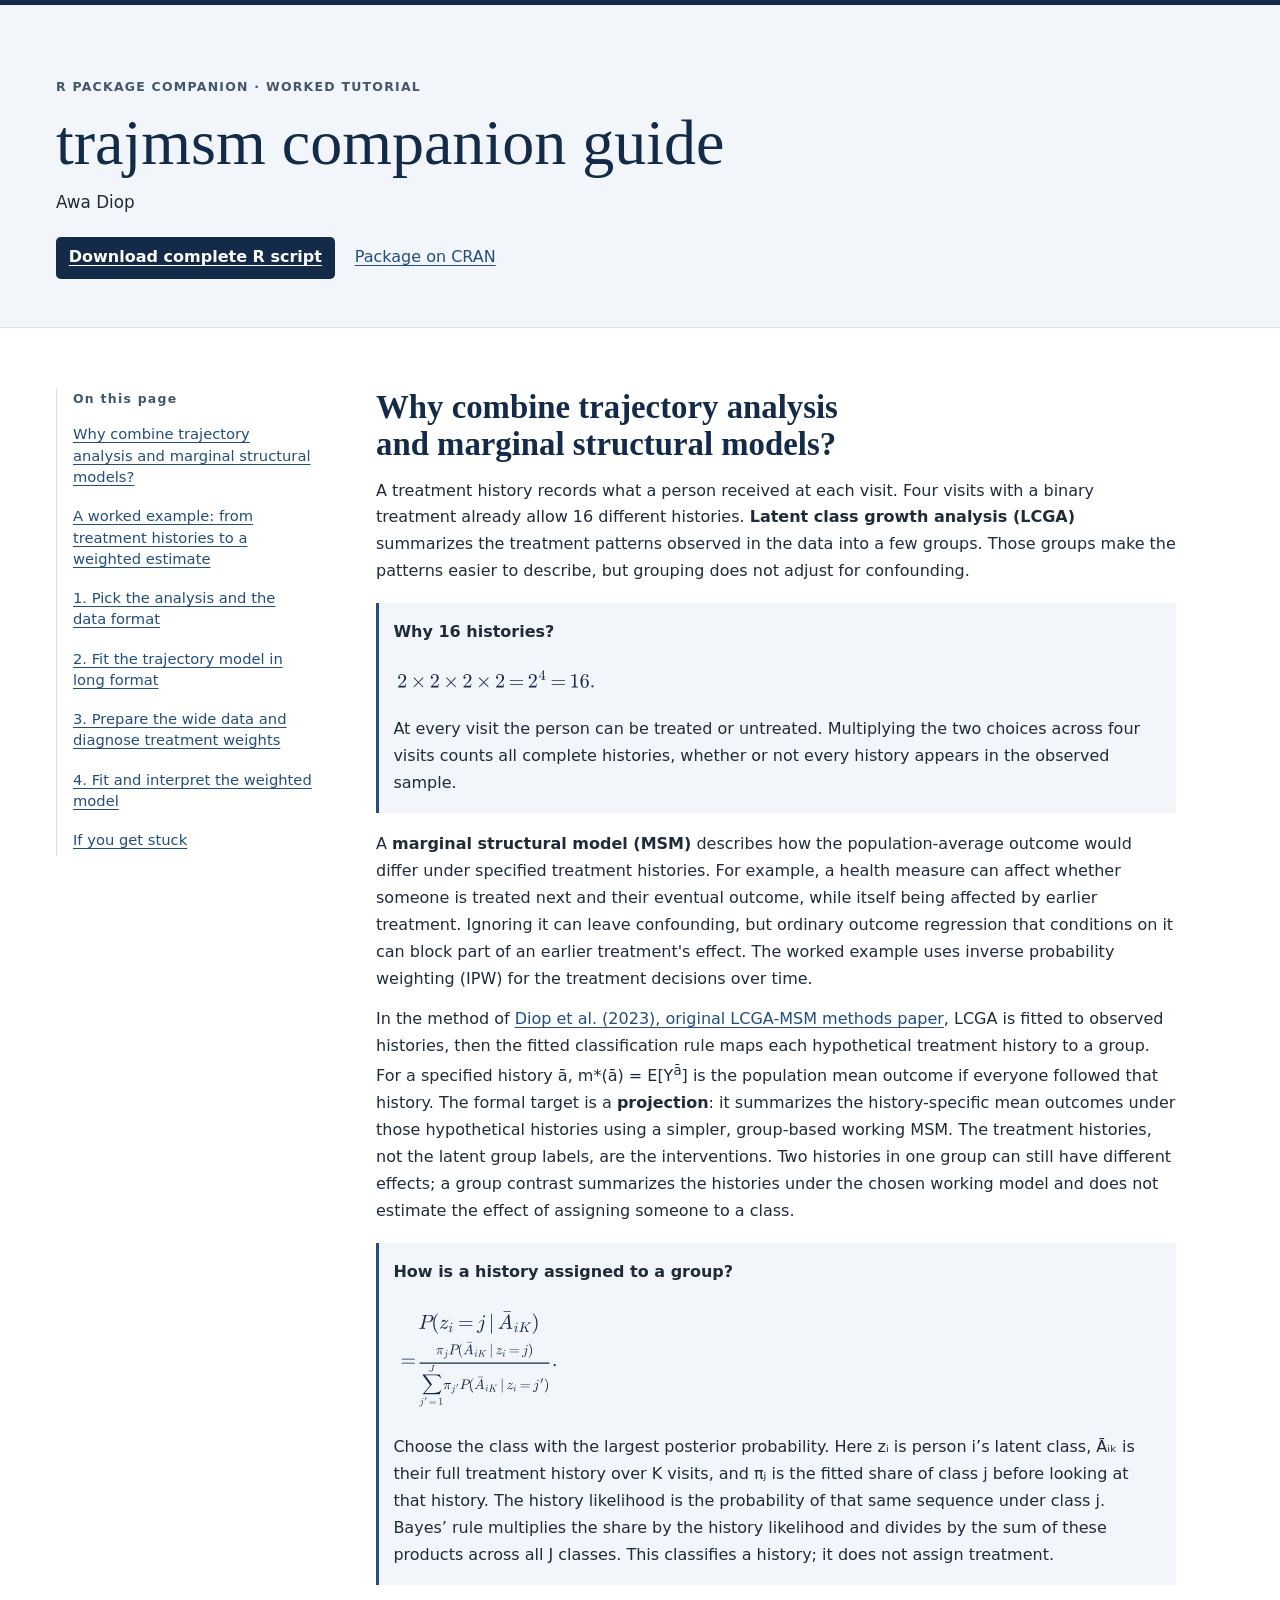
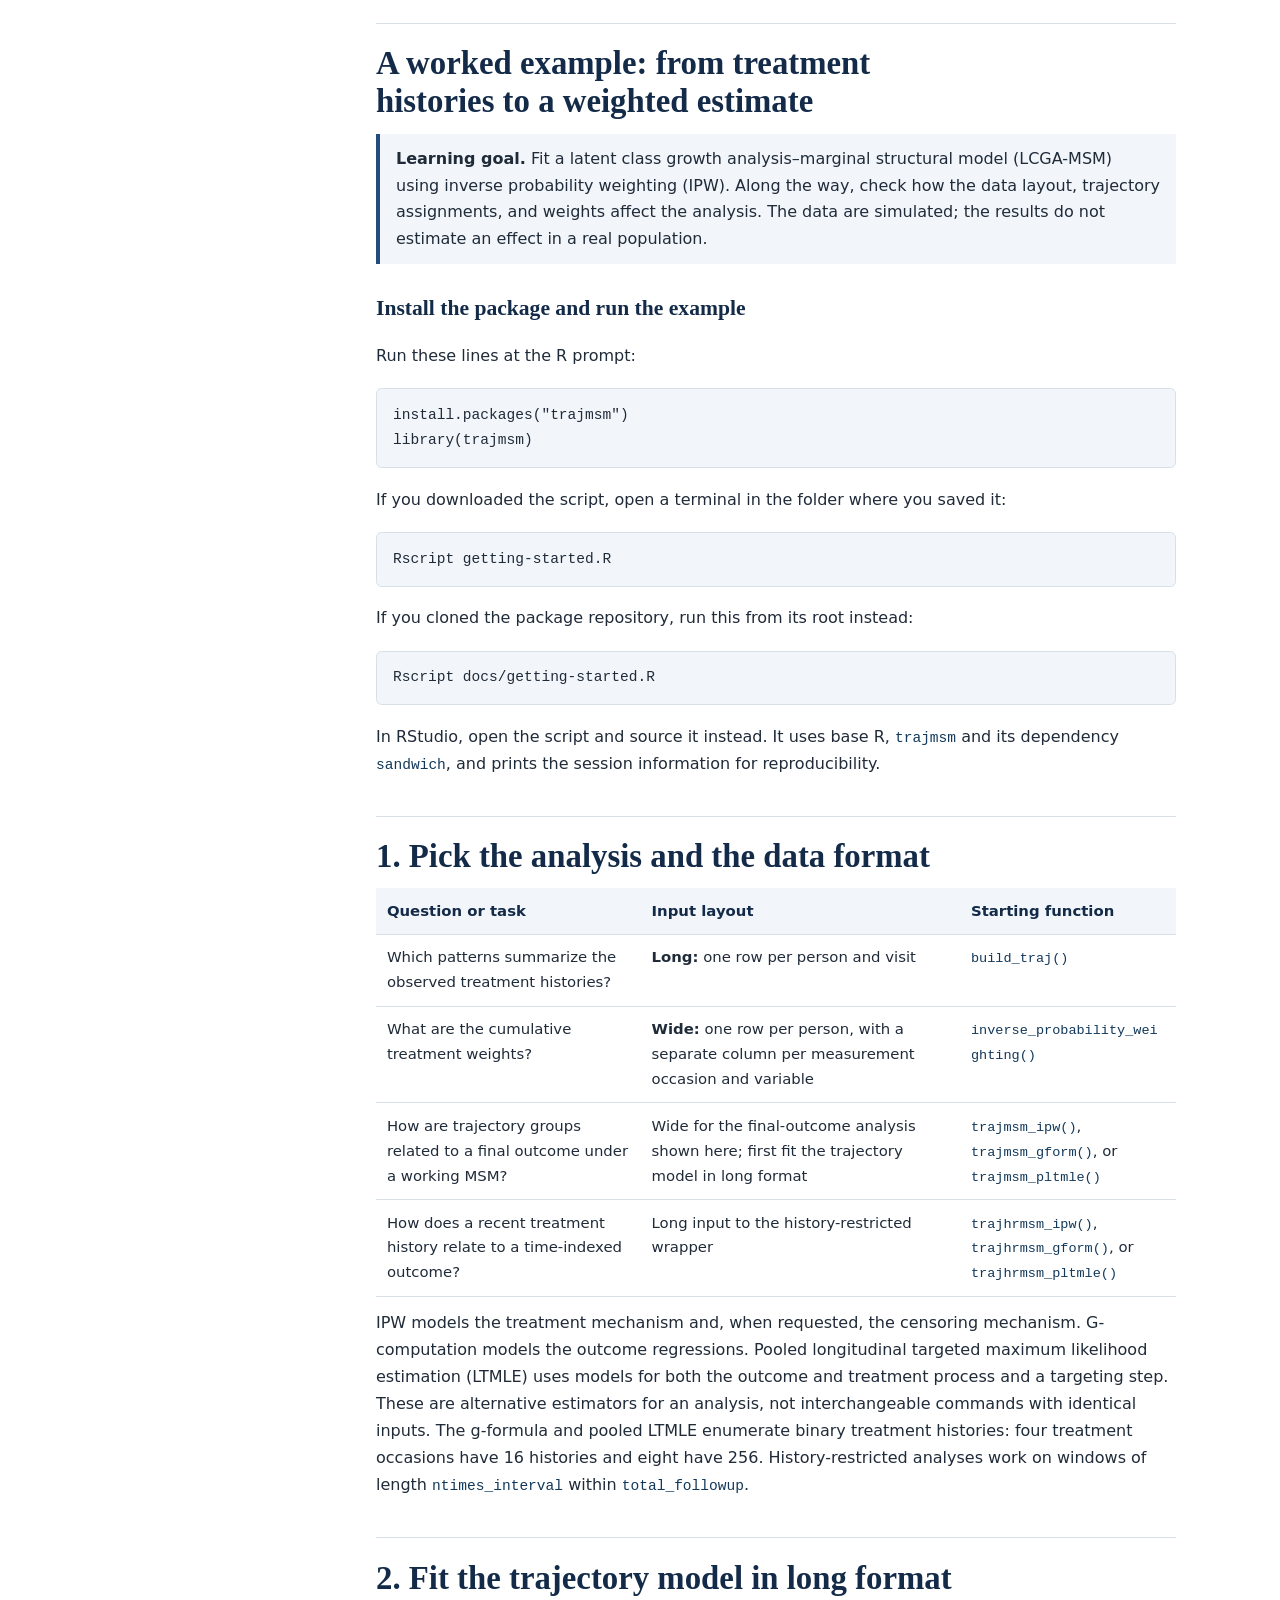
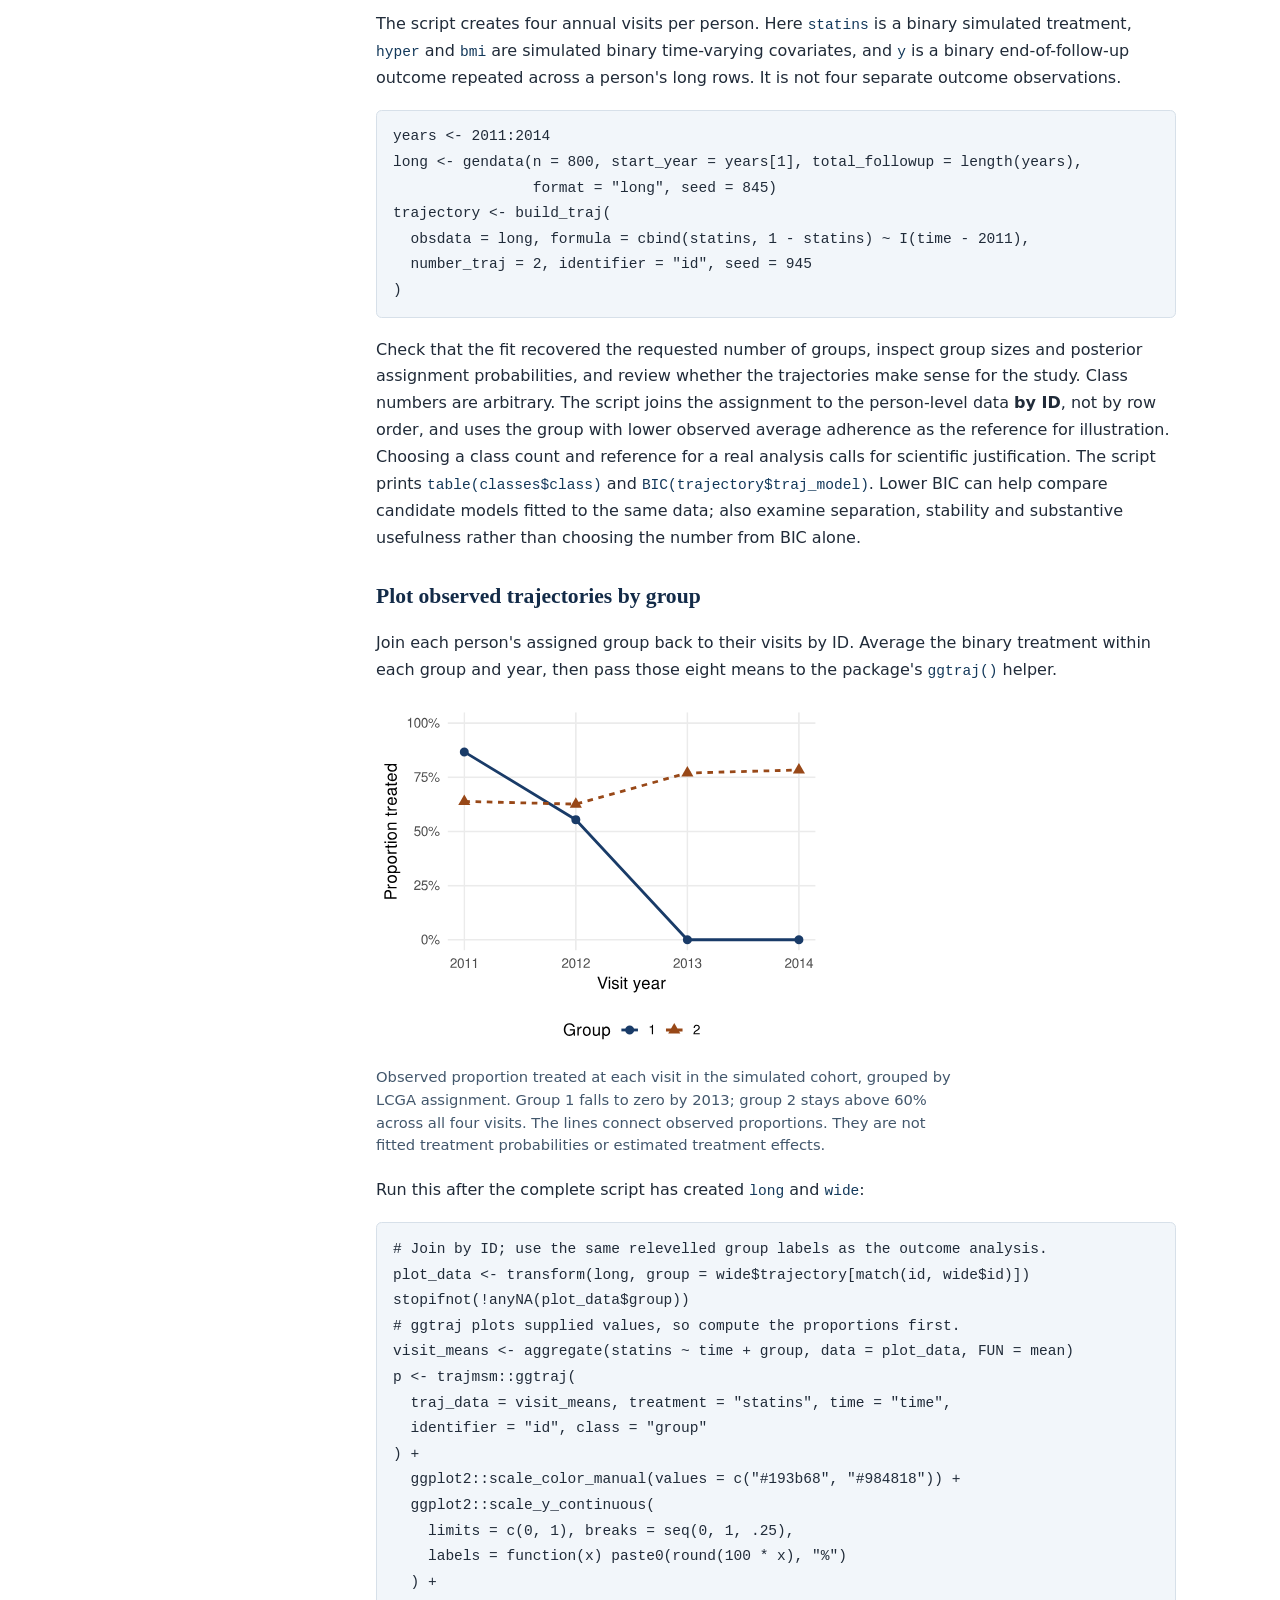
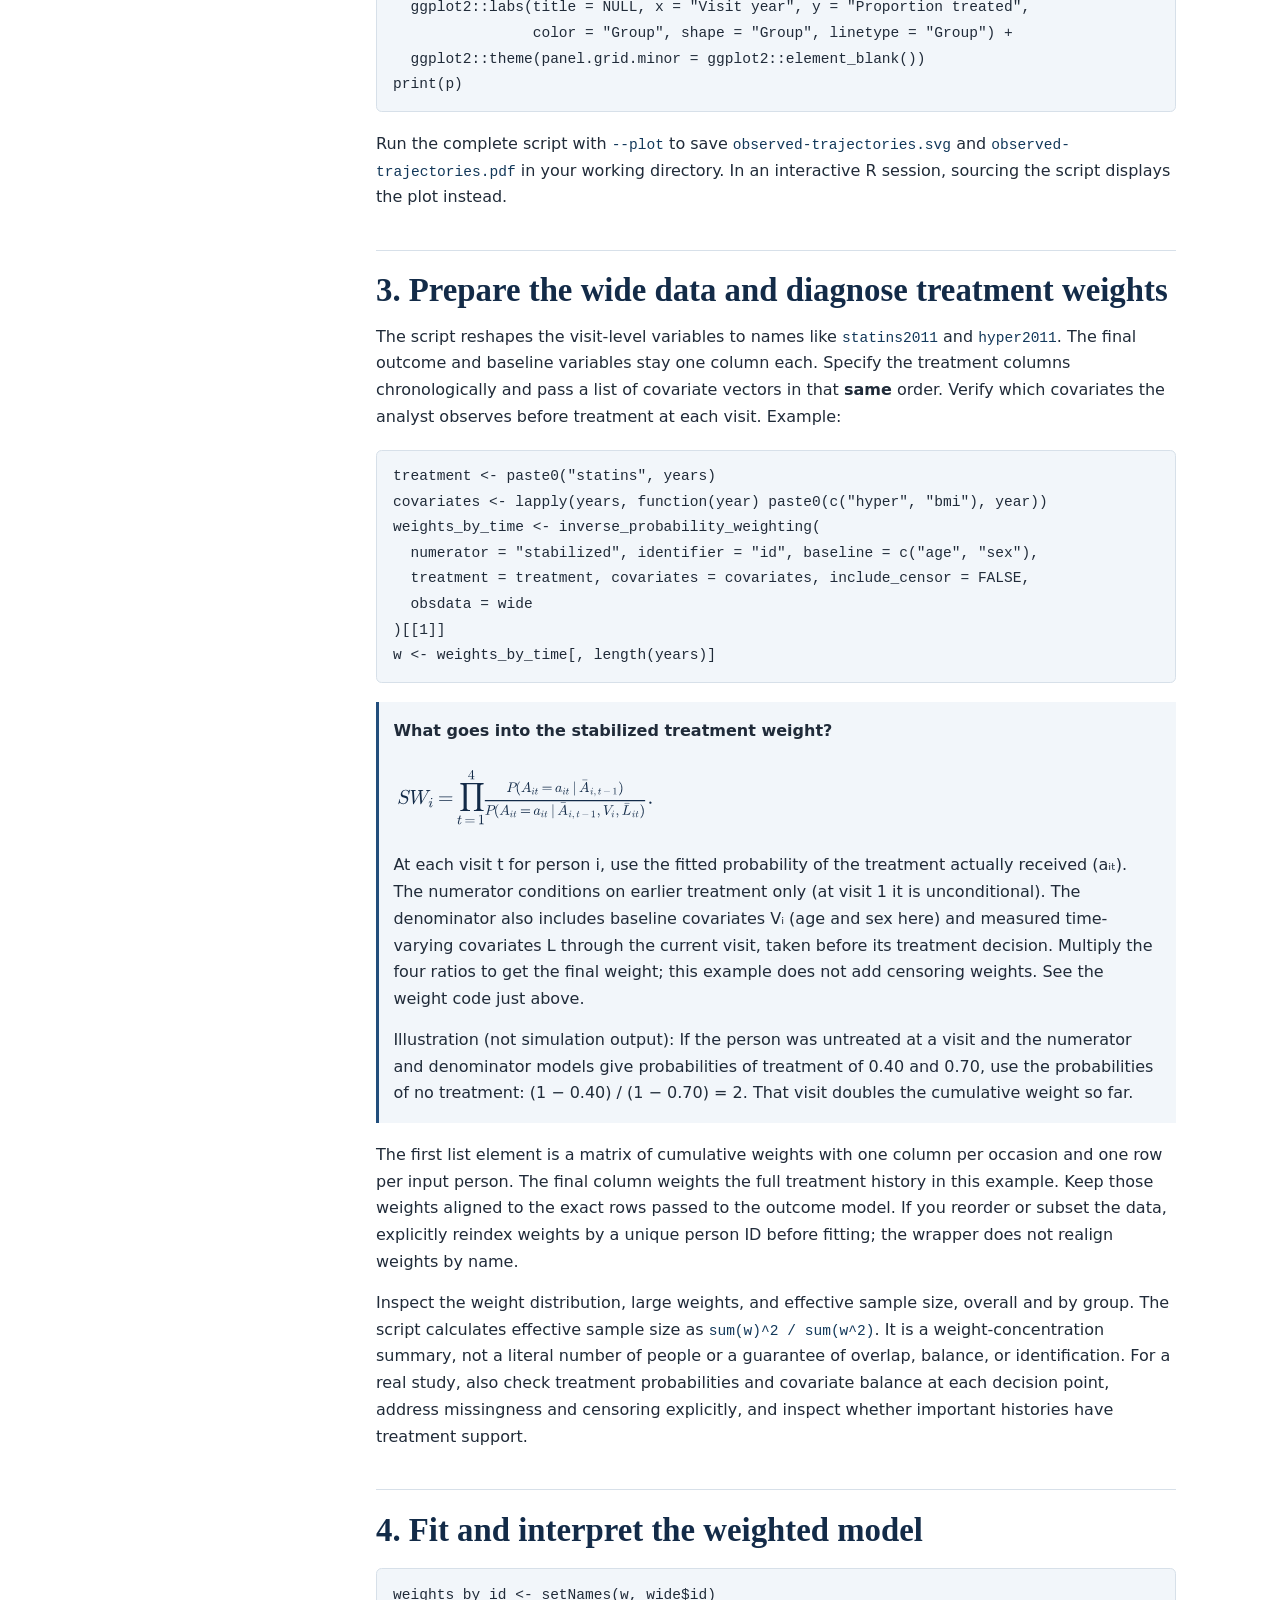
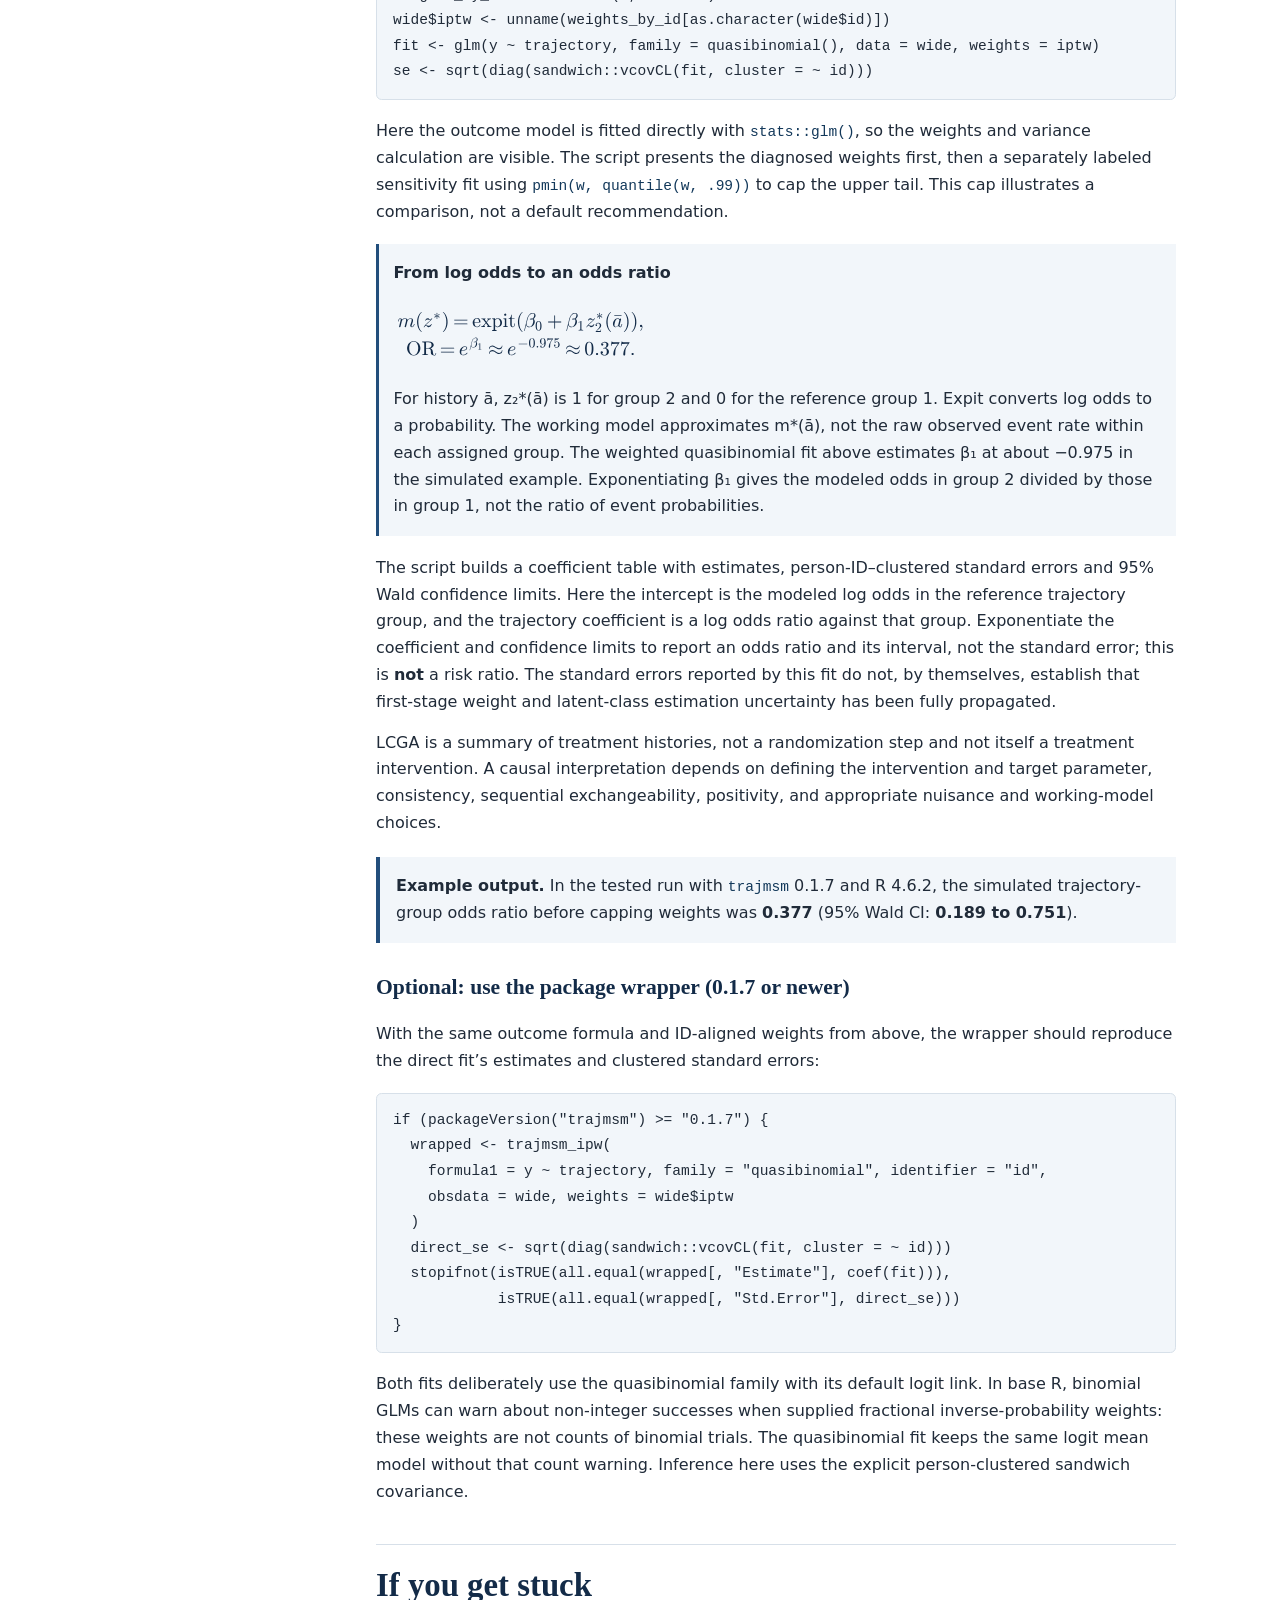
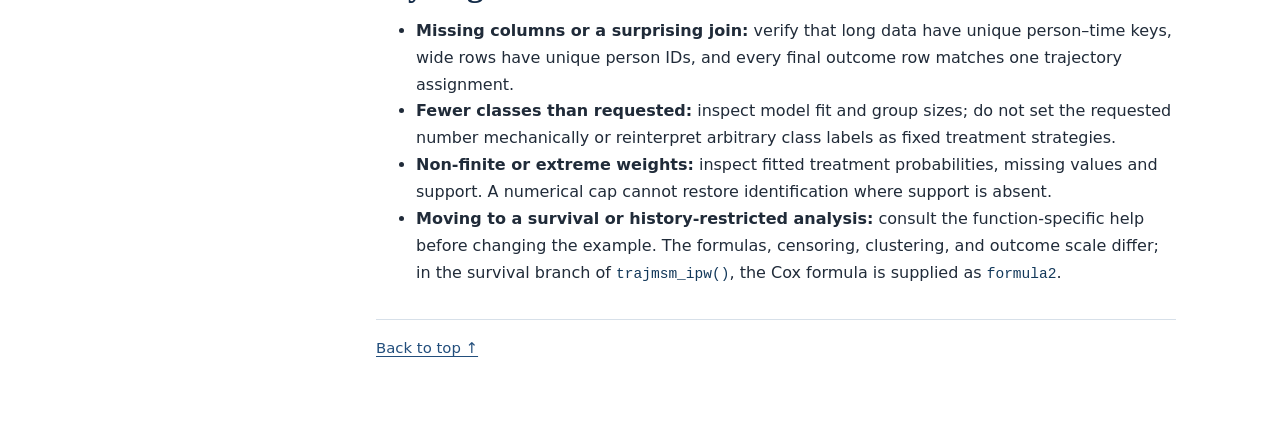
<file: docs/index.html>
<!doctype html>
<html lang="en">
<head>
<meta charset="utf-8">
<meta name="viewport" content="width=device-width, initial-scale=1">
<meta name="description" content="A worked R tutorial by Awa Diop on fitting treatment trajectories and a weighted marginal structural model with trajmsm.">
<meta name="author" content="Awa Diop">
<title>trajmsm companion guide · Awa Diop</title>
<link rel="stylesheet" href="style.css">
</head>
<body id="top">
<a class="skip" href="#main">Skip to tutorial</a>
<header class="masthead">
  <div class="width">
    <p class="eyebrow">R PACKAGE COMPANION · WORKED TUTORIAL</p>
    <h1>trajmsm companion guide</h1>
    <p class="byline">Awa Diop</p>
    <div class="actions"><a class="primary" href="getting-started.R" download>Download complete R script</a><a href="https://cran.r-project.org/package=trajmsm">Package on CRAN</a></div>
  </div>
</header>
<div class="width layout">
<nav aria-labelledby="toc-label">
  <p class="toc-title" id="toc-label">On this page</p>
  <ul><li><a href="#why-combine-trajectory-analysis-and-marginal-structural-models">Why combine trajectory analysis and marginal structural models?</a></li>
<li><a href="#a-worked-example-from-treatment-histories-to-a-weighted-estimate">A worked example: from treatment histories to a weighted estimate</a></li>
<li><a href="#1-pick-the-analysis-and-the-data-format">1. Pick the analysis and the data format</a></li>
<li><a href="#2-fit-the-trajectory-model-in-long-format">2. Fit the trajectory model in long format</a></li>
<li><a href="#3-prepare-the-wide-data-and-diagnose-treatment-weights">3. Prepare the wide data and diagnose treatment weights</a></li>
<li><a href="#4-fit-and-interpret-the-weighted-model">4. Fit and interpret the weighted model</a></li>
<li><a href="#if-you-get-stuck">If you get stuck</a></li></ul>
</nav>
<main id="main" tabindex="-1">
<article>
<h2
id="why-combine-trajectory-analysis-and-marginal-structural-models">Why
combine trajectory analysis and marginal structural models?</h2>
<p>A treatment history records what a person received at each visit.
Four visits with a binary treatment already allow 16 different
histories. <strong>Latent class growth analysis (LCGA)</strong>
summarizes the treatment patterns observed in the data into a few
groups. Those groups make the patterns easier to describe, but grouping
does not adjust for confounding.</p>
<p><div class="equation-note">
<p><strong>Why 16 histories?</strong></p>
<div class="equation-display"><img src="equations/histories.svg" alt="Two choices at each of four visits: 2 times 2 times 2 times 2 equals 16 possible histories."></div>
<p>At every visit the person can be treated or untreated. Multiplying the two choices across four visits counts all complete histories, whether or not every history appears in the observed sample.</p>
</div>
A <strong>marginal structural model (MSM)</strong> describes how the
population-average outcome would differ under specified treatment
histories. For example, a health measure can affect whether someone is
treated next and their eventual outcome, while itself being affected by
earlier treatment. Ignoring it can leave confounding, but ordinary
outcome regression that conditions on it can block part of an earlier
treatment's effect. The worked example uses inverse probability
weighting (IPW) for the treatment decisions over time.</p>
<p>In the method of <a
href="https://doi.org/10.1177/09622802231202384">Diop et al. (2023), original LCGA-MSM methods paper</a>,
LCGA is fitted to observed histories, then the fitted classification
rule maps each hypothetical treatment history to a group. For a specified history ā, m*(ā) = E[Y<sup>ā</sup>] is the population mean outcome if everyone followed that history. The formal
target is a <strong>projection</strong>: it summarizes the
history-specific mean outcomes under those hypothetical histories using
a simpler, group-based working MSM. The treatment histories, not the
latent group labels, are the interventions. Two histories in one group
can still have different effects; a group contrast summarizes the
histories under the chosen working model and does not estimate the
effect of assigning someone to a class.</p>
<div class="equation-note">
<p><strong>How is a history assigned to a group?</strong></p>
<div class="equation-display"><img src="equations/class-posterior.svg" alt="Posterior probability of class j given a treatment history: class j&#x27;s mixture share times that class&#x27;s probability of the history, divided by the sum of these products across all classes."></div>
<p>Choose the class with the largest posterior probability. Here zᵢ is person i’s latent class, Āᵢₖ is their full treatment history over K visits, and πⱼ is the fitted share of class j before looking at that history. The history likelihood is the probability of that same sequence under class j. Bayes’ rule multiplies the share by the history likelihood and divides by the sum of these products across all J classes. This classifies a history; it does not assign treatment.</p>
</div>
<h2 id="a-worked-example-from-treatment-histories-to-a-weighted-estimate">A
worked example: from treatment histories to a weighted estimate</h2>
<p class="learning-goal"><strong>Learning goal.</strong> Fit a latent class growth
analysis–marginal structural model (LCGA-MSM) using inverse probability
weighting (IPW). Along the way, check how the data layout, trajectory
assignments, and weights affect the analysis. The data are simulated;
the results do not estimate an effect in a real population.</p>
<h3 id="run-the-example">Install the package and run the example</h3>
<p>Run these lines at the R prompt:</p>
<pre class="r" tabindex="0" aria-label="R installation commands"><code>install.packages("trajmsm")
library(trajmsm)</code></pre>
<p>If you downloaded the script, open a terminal in the folder where you saved it:</p>
<pre class="sh" tabindex="0" aria-label="Command for a downloaded script"><code>Rscript getting-started.R</code></pre>
<p>If you cloned the package repository, run this from its root instead:</p>
<pre class="sh" tabindex="0" aria-label="Command from the repository root"><code>Rscript docs/getting-started.R</code></pre>
<p>In RStudio, open the script and source it instead. It uses base R,
<code>trajmsm</code> and its dependency <code>sandwich</code>, and
prints the session information for reproducibility.</p>
<h2 id="1-pick-the-analysis-and-the-data-format">1. Pick the analysis
and the data format</h2>
<div class="table-wrap" role="region" aria-label="Analysis tasks and data formats" tabindex="0"><table>
<thead>
<tr class="header">
<th scope="col">Question or task</th>
<th scope="col">Input layout</th>
<th scope="col">Starting function</th>
</tr>
</thead>
<tbody>
<tr class="odd">
<td>Which patterns summarize the observed treatment histories?</td>
<td><strong>Long:</strong> one row per person and visit</td>
<td><code>build_traj()</code></td>
</tr>
<tr class="even">
<td>What are the cumulative treatment weights?</td>
<td><strong>Wide:</strong> one row per person, with a separate column
per measurement occasion and variable</td>
<td><code>inverse_probability_weighting()</code></td>
</tr>
<tr class="odd">
<td>How are trajectory groups related to a final outcome under a working
MSM?</td>
<td>Wide for the final-outcome analysis shown here; first fit the
trajectory model in long format</td>
<td><code>trajmsm_ipw()</code>, <code>trajmsm_gform()</code>, or
<code>trajmsm_pltmle()</code></td>
</tr>
<tr class="even">
<td>How does a recent treatment history relate to a time-indexed
outcome?</td>
<td>Long input to the history-restricted wrapper</td>
<td><code>trajhrmsm_ipw()</code>, <code>trajhrmsm_gform()</code>, or
<code>trajhrmsm_pltmle()</code></td>
</tr>
</tbody>
</table></div>
<p>IPW models the treatment mechanism and, when requested, the censoring
mechanism. G-computation models the outcome regressions. Pooled
longitudinal targeted maximum likelihood estimation (LTMLE) uses models
for both the outcome and treatment process and a targeting step. These
are alternative estimators for an analysis, not interchangeable commands
with identical inputs. The g-formula and pooled LTMLE enumerate binary
treatment histories: four treatment occasions have 16 histories and
eight have 256. History-restricted analyses work on windows of length
<code>ntimes_interval</code> within <code>total_followup</code>.</p>
<h2 id="2-fit-the-trajectory-model-in-long-format">2. Fit the trajectory
model in long format</h2>
<p>The script creates four annual visits per person. Here
<code>statins</code> is a binary simulated treatment, <code>hyper</code>
and <code>bmi</code> are simulated binary time-varying covariates, and
<code>y</code> is a binary end-of-follow-up outcome repeated across a
person's long rows. It is not four separate outcome observations.</p>
<pre class="r" tabindex="0" aria-label="R code"><code>years &lt;- 2011:2014
long &lt;- gendata(n = 800, start_year = years[1], total_followup = length(years),
                format = &quot;long&quot;, seed = 845)
trajectory &lt;- build_traj(
  obsdata = long, formula = cbind(statins, 1 - statins) ~ I(time - 2011),
  number_traj = 2, identifier = &quot;id&quot;, seed = 945
)</code></pre>
<p>Check that the fit recovered the requested number of groups, inspect
group sizes and posterior assignment probabilities, and review whether
the trajectories make sense for the study. Class numbers are arbitrary.
The script joins the assignment to the person-level data <strong>by
ID</strong>, not by row order, and uses the group with lower observed
average adherence as the reference for illustration. Choosing a class
count and reference for a real analysis calls for scientific
justification. The script prints <code>table(classes$class)</code> and
<code>BIC(trajectory$traj_model)</code>. Lower BIC can help compare
candidate models fitted to the same data; also examine separation,
stability and substantive usefulness rather than choosing the number
from BIC alone.</p>
<h3 id="plot-observed-trajectories">Plot observed trajectories by group</h3>
<p>Join each person&#x27;s assigned group back to their visits by ID. Average the binary treatment within each group and year, then pass those eight means to the package&#x27;s <code>ggtraj()</code> helper.</p>
<figure class="trajectory-figure">
<img src="figures/observed-trajectories.svg" width="374" height="295" alt="Line chart of observed treatment proportions from 2011 to 2014. Group 1: 87%, 55%, 0%, 0%; group 2: 64%, 63%, 77%, 78%.">
<figcaption>Observed proportion treated at each visit in the simulated cohort, grouped by LCGA assignment. Group 1 falls to zero by 2013; group 2 stays above 60% across all four visits. The lines connect observed proportions. They are not fitted treatment probabilities or estimated treatment effects.</figcaption>
</figure>
<p>Run this after the complete script has created <code>long</code> and <code>wide</code>:</p>
<pre class="r" tabindex="0" aria-label="R code to plot observed trajectories"><code># Join by ID; use the same relevelled group labels as the outcome analysis.
plot_data &lt;- transform(long, group = wide$trajectory[match(id, wide$id)])
stopifnot(!anyNA(plot_data$group))
# ggtraj plots supplied values, so compute the proportions first.
visit_means &lt;- aggregate(statins ~ time + group, data = plot_data, FUN = mean)
p &lt;- trajmsm::ggtraj(
  traj_data = visit_means, treatment = "statins", time = "time",
  identifier = "id", class = "group"
) +
  ggplot2::scale_color_manual(values = c("#193b68", "#984818")) +
  ggplot2::scale_y_continuous(
    limits = c(0, 1), breaks = seq(0, 1, .25),
    labels = function(x) paste0(round(100 * x), "%")
  ) +
  ggplot2::labs(title = NULL, x = "Visit year", y = "Proportion treated",
                color = "Group", shape = "Group", linetype = "Group") +
  ggplot2::theme(panel.grid.minor = ggplot2::element_blank())
print(p)</code></pre>
<p>Run the complete script with <code>--plot</code> to save <code>observed-trajectories.svg</code> and <code>observed-trajectories.pdf</code> in your working directory. In an interactive R session, sourcing the script displays the plot instead.</p>
<h2 id="3-prepare-the-wide-data-and-diagnose-treatment-weights">3.
Prepare the wide data and diagnose treatment weights</h2>
<p>The script reshapes the visit-level variables to names like
<code>statins2011</code> and <code>hyper2011</code>. The final outcome
and baseline variables stay one column each. Specify the treatment
columns chronologically and pass a list of covariate vectors in that
<strong>same</strong> order. Verify which covariates the analyst
observes before treatment at each visit. Example:</p>
<pre class="r" tabindex="0" aria-label="R code"><code>treatment &lt;- paste0(&quot;statins&quot;, years)
covariates &lt;- lapply(years, function(year) paste0(c(&quot;hyper&quot;, &quot;bmi&quot;), year))
weights_by_time &lt;- inverse_probability_weighting(
  numerator = &quot;stabilized&quot;, identifier = &quot;id&quot;, baseline = c(&quot;age&quot;, &quot;sex&quot;),
  treatment = treatment, covariates = covariates, include_censor = FALSE,
  obsdata = wide
)[[1]]
w &lt;- weights_by_time[, length(years)]</code></pre>
<div class="equation-note">
<p><strong>What goes into the stabilized treatment weight?</strong></p>
<div class="equation-display"><img src="equations/weights-rule.svg" alt="Stabilized weight for person i: multiply the four ratios of the fitted probability of observed treatment given prior treatment, to that given prior treatment, baseline covariates and measured covariate history through the current visit."></div>
<p>At each visit t for person i, use the fitted probability of the treatment actually received (aᵢₜ). The numerator conditions on earlier treatment only (at visit 1 it is unconditional). The denominator also includes baseline covariates Vᵢ (age and sex here) and measured time-varying covariates L through the current visit, taken before its treatment decision. Multiply the four ratios to get the final weight; this example does not add censoring weights. See the weight code just above.</p>
<p>Illustration (not simulation output): If the person was untreated at a visit and the numerator and denominator models give probabilities of treatment of 0.40 and 0.70, use the probabilities of no treatment: (1 − 0.40) / (1 − 0.70) = 2. That visit doubles the cumulative weight so far.</p>
</div>
<p>The first list element is a matrix of cumulative weights with one
column per occasion and one row per input person. The final column
weights the full treatment history in this example. Keep those weights
aligned to the exact rows passed to the outcome model. If you reorder or
subset the data, explicitly reindex weights by a unique person ID before
fitting; the wrapper does not realign weights by name.</p>
<p>Inspect the weight distribution, large weights, and effective sample
size, overall and by group. The script calculates effective sample size
as <code>sum(w)^2 / sum(w^2)</code>. It is a weight-concentration
summary, not a literal number of people or a guarantee of overlap,
balance, or identification. For a real study, also check treatment
probabilities and covariate balance at each decision point, address
missingness and censoring explicitly, and inspect whether important
histories have treatment support.</p>
<h2 id="4-fit-and-interpret-the-weighted-model">4. Fit and interpret the
weighted model</h2>
<pre class="r" tabindex="0" aria-label="R code"><code>weights_by_id &lt;- setNames(w, wide$id)
wide$iptw &lt;- unname(weights_by_id[as.character(wide$id)])
fit &lt;- glm(y ~ trajectory, family = quasibinomial(), data = wide, weights = iptw)
se &lt;- sqrt(diag(sandwich::vcovCL(fit, cluster = ~ id)))</code></pre>
<p>Here the outcome model is fitted directly with
<code>stats::glm()</code>, so the weights and variance calculation are
visible. The script presents the diagnosed weights first, then a
separately labeled sensitivity fit using
<code>pmin(w, quantile(w, .99))</code> to cap the upper tail. This cap
illustrates a comparison, not a default recommendation.</p>
<div class="equation-note">
<p><strong>From log odds to an odds ratio</strong></p>
<div class="equation-display"><img src="equations/working-msm.svg" alt="The working event probability is expit of beta zero plus beta one times the group-2 indicator. The odds ratio is exp(beta one), approximately exp(minus 0.975), or 0.377."></div>
<p>For history ā, z₂*(ā) is 1 for group 2 and 0 for the reference group 1. Expit converts log odds to a probability. The working model approximates m*(ā), not the raw observed event rate within each assigned group. The weighted quasibinomial fit above estimates β₁ at about −0.975 in the simulated example. Exponentiating β₁ gives the modeled odds in group 2 divided by those in group 1, not the ratio of event probabilities.</p>
</div>
<p>The script builds a coefficient table with estimates,
person-ID–clustered standard errors and 95% Wald confidence limits. Here
the intercept is the modeled log odds in the reference trajectory group,
and the trajectory coefficient is a log odds ratio against that group.
Exponentiate the coefficient and confidence limits to report an odds
ratio and its interval, not the standard error; this is
<strong>not</strong> a risk ratio. The standard errors reported by this
fit do not, by themselves, establish that first-stage weight and
latent-class estimation uncertainty has been fully propagated.</p>
<p>LCGA is a summary of treatment histories, not a randomization step
and not itself a treatment intervention. A causal interpretation depends
on defining the intervention and target parameter, consistency,
sequential exchangeability, positivity, and appropriate nuisance and
working-model choices.</p>
<aside class="snapshot" aria-label="Example output">
<p><strong>Example output.</strong> In the tested run with <code>trajmsm</code> 0.1.7 and R 4.6.2, the simulated trajectory-group odds ratio before capping weights was <strong>0.377</strong> (95% Wald CI: <strong>0.189 to 0.751</strong>).</p>
</aside>
<h3 id="optional-use-the-package-wrapper-017-or-newer">Optional: use the
package wrapper (0.1.7 or newer)</h3>
<p>With the same outcome formula and ID-aligned weights from above, the
wrapper should reproduce the direct fit’s estimates and clustered
standard errors:</p>
<pre class="r" tabindex="0" aria-label="R code"><code>if (packageVersion(&quot;trajmsm&quot;) &gt;= &quot;0.1.7&quot;) {
  wrapped &lt;- trajmsm_ipw(
    formula1 = y ~ trajectory, family = &quot;quasibinomial&quot;, identifier = &quot;id&quot;,
    obsdata = wide, weights = wide$iptw
  )
  direct_se &lt;- sqrt(diag(sandwich::vcovCL(fit, cluster = ~ id)))
  stopifnot(isTRUE(all.equal(wrapped[, &quot;Estimate&quot;], coef(fit))),
            isTRUE(all.equal(wrapped[, &quot;Std.Error&quot;], direct_se)))
}</code></pre>
<p>Both fits deliberately use the quasibinomial family with its default
logit link. In base R, binomial GLMs can warn about non-integer
successes when supplied fractional inverse-probability weights: these
weights are not counts of binomial trials. The quasibinomial fit keeps
the same logit mean model without that count warning. Inference here
uses the explicit person-clustered sandwich covariance.</p>
<h2 id="if-you-get-stuck">If you get stuck</h2>
<ul>
<li><strong>Missing columns or a surprising join:</strong> verify that
long data have unique person–time keys, wide rows have unique person
IDs, and every final outcome row matches one trajectory assignment.</li>
<li><strong>Fewer classes than requested:</strong> inspect model fit and
group sizes; do not set the requested number mechanically or reinterpret
arbitrary class labels as fixed treatment strategies.</li>
<li><strong>Non-finite or extreme weights:</strong> inspect fitted
treatment probabilities, missing values and support. A numerical cap
cannot restore identification where support is absent.</li>
<li><strong>Moving to a survival or history-restricted
analysis:</strong> consult the function-specific help before changing
the example. The formulas, censoring, clustering, and outcome scale
differ; in the survival branch of <code>trajmsm_ipw()</code>, the Cox
formula is supplied as <code>formula2</code>.</li>
</ul>

</article>
<p class="back"><a href="#top">Back to top ↑</a></p>
</main>
</div>
</body>
</html>
</file>
<file: docs/style.css>
:root {
  color-scheme: light;
  --ink: #202b39;
  --heading: #132b48;
  --link: #224e7c;
  --muted: #42576c;
  --line: #d7e0e9;
  --tint: #f2f6fa;
  --paper: #fff;
}
* { box-sizing: border-box; }
body { margin: 0; background: var(--paper); color: var(--ink); font: 1rem/1.68 system-ui, sans-serif; }
a { color: var(--link); text-underline-offset: .2em; }
a:hover { text-decoration-thickness: 2px; }
:focus-visible { outline: 3px solid #1a65ac; outline-offset: 3px; }
.skip { position: absolute; z-index: 2; left: 1rem; top: .6rem; padding: .5rem 1rem; background: white; transform: translateY(-170%); }
.skip:focus { transform: none; }
.width { width: min(73rem, calc(100% - 3rem)); margin-inline: auto; }
.masthead { border-top: 5px solid var(--heading); border-bottom: 1px solid var(--line); background: var(--tint); padding: clamp(2.15rem, 6vw, 4.5rem) 0 clamp(1.8rem, 5vw, 3rem); }
.eyebrow, .toc-title { margin: 0; color: var(--muted); font-size: .78rem; letter-spacing: .10em; font-weight: 700; }
h1, h2, h3 { font-family: Georgia, serif; color: var(--heading); line-height: 1.15; text-wrap: balance; }
h1 { margin: .5rem 0; font-size: clamp(2.4rem, 6vw, 4rem); font-weight: 500; }
.byline { font-size: 1.05rem; margin: 0 0 1.3rem; }
.actions { display: flex; flex-wrap: wrap; gap: .6rem 1.25rem; align-items: center; }
.primary { background: var(--heading); color: white; padding: .48rem .8rem; font-weight: 600; border-radius: .3rem; }
.layout { display: grid; grid-template-columns: minmax(11rem, 16rem) minmax(0, 50rem); gap: clamp(2.2rem, 5vw, 5.5rem); padding-block: clamp(1.8rem, 5vw, 3.8rem); }
nav { position: sticky; top: 1.4rem; align-self: start; border-left: 1px solid var(--line); padding-left: 1rem; }
nav ul { list-style: none; margin: .5rem 0 0; padding: 0; }
nav li + li { margin-top: .4rem; }
nav a { display: block; font-size: .92rem; line-height: 1.45; padding: .36rem 0; }
main { min-width: 0; }
h2, h3 { scroll-margin-top: 1.4rem; }
h2 { font-size: clamp(1.55rem, 4vw, 2.05rem); margin: 2.4rem 0 .75rem; }
article > h2:first-child { margin-top: 0; }
article > h2:not(:first-child) { border-top: 1px solid var(--line); padding-top: 1.35rem; }
h3 { font-size: 1.35rem; margin-top: 2rem; }
p, ul { margin-block: .85rem; }
article > .learning-goal { border-left: .25rem solid var(--link); background: var(--tint); padding: .7rem 1rem; }
code { font: .91em ui-monospace, SFMono-Regular, Consolas, monospace; }
:not(pre) > code { color: #12385a; overflow-wrap: anywhere; }
pre { margin-block: 1.15rem; background: var(--tint); border: 1px solid var(--line); border-radius: .35rem; padding: .85rem 1rem; overflow: auto; line-height: 1.6; white-space: pre; }
.table-wrap { max-width: 100%; overflow-x: auto; }
table { border-collapse: collapse; min-width: 34rem; width: 100%; font-size: .93rem; }
th, td { text-align: left; vertical-align: top; padding: .65rem .68rem; border-bottom: 1px solid var(--line); }
th { background: var(--tint); color: var(--heading); }
.back { margin-top: 2rem; border-top: 1px solid var(--line); padding-top: 1rem; font-size: .93rem; }
@media(max-width: 760px) {
  .width { width: calc(100% - 2rem); }
  .layout { grid-template-columns: minmax(0, 1fr); gap: 1.85rem; }
  nav { position: static; border-left: 0; border-bottom: 1px solid var(--line); padding: 0 0 1rem; }
  nav li + li { margin-top: 0; }
  table { min-width: 0; }
}
@media print {
  .width { width: 100%; }
  .layout { display: block; padding-block: 1rem; }
  nav, .actions, .back, .skip { display: none; }
  .masthead { background: white; padding: 0 0 1rem; }
  pre { white-space: pre-wrap; break-inside: avoid; }
  h2, h3 { break-after: avoid; }
}
.snapshot { border-left: .25rem solid var(--link); background: var(--tint); padding: .15rem 1rem; margin: 1.25rem 0; }

.equation-note { padding: .15rem .9rem; margin: 1.15rem 0; background: var(--tint); border-left: .2rem solid var(--link); }
.equation-display { overflow-x: auto; overflow-y: hidden; padding: .5rem 0; font-size: 1.08em; }
.equation-display math { min-width: max-content; }
.equation-display img { display: block; width: auto; max-width: 100%; height: auto; }

.trajectory-figure { margin: 1.25rem 0; }
.trajectory-figure img { display: block; width: min(100%, 28rem); height: auto; }
.trajectory-figure figcaption { color: var(--muted); line-height: 1.55; margin-top: .55rem; font-size: .92rem; max-width: 62ch; }
</file>
